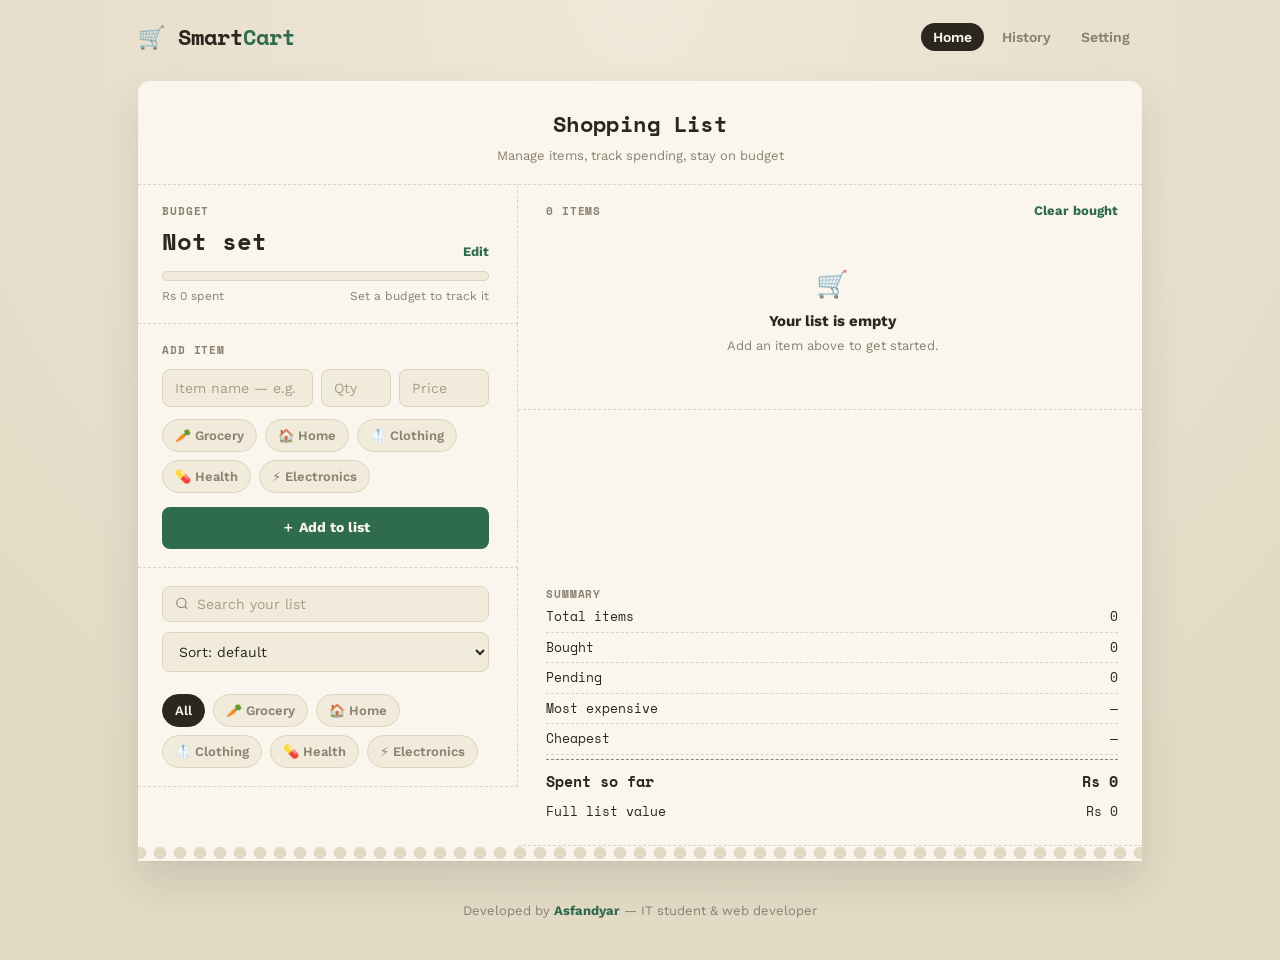
<file: index.html>
<!DOCTYPE html>
<html lang="en">
<head>
<meta charset="UTF-8">
<meta name="viewport" content="width=device-width, initial-scale=1.0">
<meta name="description" content="SmartCart is a shopping list app. Manage items, track spending and stay on budget.">

<meta property="og:title" content="SmartCart: Shopping List and Budget Tracker">
<meta property="og:type" content="website">
<meta property="og:description" content="Manage items, track spending and stay on budget with this simple shopping list app.">
<meta property="og:url" content="https://asfandyarinsights-web.github.io/smartcart/">
<meta property="og:image" content="https://asfandyarinsights-web.github.io/smartcart/og-image.png">
<meta property="og:image:width" content="1200">
<meta property="og:image:height" content="627">
<meta property="og:image:alt" content="SmartCart shopping list app cover">
<meta property="og:site_name" content="SmartCart">
<title>SmartCart</title>
<script>
  try {
    var s = JSON.parse(localStorage.getItem("smartcart:settings"));
    if (s && s.theme === "dark") document.documentElement.setAttribute("data-theme", "dark");
  } catch (e) {}
</script>
<link rel="preconnect" href="https://fonts.googleapis.com">
<link rel="preconnect" href="https://fonts.gstatic.com" crossorigin>
<link href="https://fonts.googleapis.com/css2?family=Space+Mono:wght@400;700&family=Work+Sans:wght@400;500;600;700&display=swap" rel="stylesheet">
<link rel="stylesheet" href="app.css">
</head>
<body>

<header class="topbar">
  <div class="wrap wrap-wide topbar-row">
    <h1 class="logo">🛒 Smart<span>Cart</span></h1>
    <nav>
      <ul>
        <li><a class="navlink is-active" href="#">Home</a></li>
        <li><a class="navlink" href="history.html">History</a></li>
        <li><a class="navlink" href="settings.html">Setting</a></li>
      </ul>
    </nav>
  </div>
</header>

<main class="wrap wrap-wide">

  <!-- RECEIPT CARD -->
  <section class="receipt">

    <div class="receipt-head">
      <p class="receipt-title">Shopping List</p>
      <p class="receipt-sub">Manage items, track spending, stay on budget</p>
    </div>

    <div class="tear"></div>

    <!-- BUDGET -->
    <div class="receipt-block budget-block">
      <div class="budget-row">
        <div>
          <p class="line-label">Budget</p>
          <p class="budget-figure" id="budgetFigure">Not set</p>
        </div>
        <button class="link-btn" id="editBudgetBtn" type="button">Edit</button>
      </div>

      <form id="budgetForm" class="budget-form hidden">
        <span class="input-prefix">Rs</span>
        <input type="number" id="budgetInput" min="0" step="1" placeholder="4000" inputmode="decimal">
        <button type="submit" class="btn btn-primary btn-sm">Save</button>
      </form>

      <div class="budget-track">
        <div class="budget-fill" id="budgetFill"></div>
      </div>
      <div class="budget-caption">
        <span id="spentLabel">Rs 0 spent</span>
        <span id="budgetNote">Set a budget to track it</span>
      </div>
    </div>

    <div class="tear"></div>

    <!-- ADD ITEM -->
    <div class="receipt-block additem-block">
      <p class="line-label">Add item</p>
      <form id="itemForm" class="item-form" novalidate>
        <div class="item-form-row">
          <input type="text" id="itemName" placeholder="Item name — e.g. Milk" maxlength="30" autocomplete="off">
          <input type="number" id="itemQty" placeholder="Qty" min="1" step="1" inputmode="numeric">
          <input type="number" id="itemPrice" placeholder="Price" min="0" step="0.01" inputmode="decimal">
        </div>

        <div class="chip-row" id="categoryChips">
          <button type="button" class="chip" data-cat="grocery">🥕 Grocery</button>
          <button type="button" class="chip" data-cat="home">🏠 Home</button>
          <button type="button" class="chip" data-cat="clothing">🥼 Clothing</button>
          <button type="button" class="chip" data-cat="health">💊 Health</button>
          <button type="button" class="chip" data-cat="electronics">⚡ Electronics</button>
        </div>

        <p class="form-error hidden" id="formError">Add a name, quantity, price, and pick a category.</p>
        <button type="submit" class="btn btn-primary btn-block">＋ Add to list</button>
      </form>
    </div>

    <div class="tear"></div>

    <!-- SEARCH / FILTER / SORT -->
    <div class="receipt-block controls-block">
      <div class="search-wrap">
        <svg width="15" height="15" viewBox="0 0 24 24" fill="none" stroke="currentColor" stroke-width="2"><circle cx="11" cy="11" r="8"/><path d="m21 21-4.3-4.3"/></svg>
        <input type="search" id="searchInput" placeholder="Search your list">
      </div>
      <select id="sortSelect" aria-label="Sort items">
        <option value="none">Sort: default</option>
        <option value="name">Name</option>
        <option value="price">Price</option>
        <option value="category">Category</option>
      </select>
      <div class="chip-row" id="filterChips">
        <button type="button" class="chip filter-chip is-active" data-filter="all">All</button>
        <button type="button" class="chip filter-chip" data-filter="grocery">🥕 Grocery</button>
        <button type="button" class="chip filter-chip" data-filter="home">🏠 Home</button>
        <button type="button" class="chip filter-chip" data-filter="clothing">🥼 Clothing</button>
        <button type="button" class="chip filter-chip" data-filter="health">💊 Health</button>
        <button type="button" class="chip filter-chip" data-filter="electronics">⚡ Electronics</button>
      </div>
    </div>

    <div class="tear"></div>

    <!-- ITEM LIST -->
    <div class="receipt-block list-block">
      <div class="list-head">
        <p class="line-label" id="listCount">0 items</p>
        <button class="link-btn" id="clearBoughtBtn" type="button">Clear bought</button>
      </div>

      <ul class="item-list" id="itemList" hidden></ul>

      <div class="empty-state" id="emptyState">
        <p class="empty-glyph">🛒</p>
        <p class="empty-title">Your list is empty</p>
        <p class="empty-sub">Add an item above to get started.</p>
      </div>

      <div class="empty-state hidden" id="noResults">
        <p class="empty-glyph">🔍</p>
        <p class="empty-title">No matches</p>
        <p class="empty-sub">Try a different search or filter.</p>
      </div>
    </div>

    <div class="tear"></div>

    <!-- SUMMARY -->
    <div class="receipt-block summary-block">
      <p class="line-label">Summary</p>
      <div class="summary-line"><span>Total items</span><span id="statTotal">0</span></div>
      <div class="summary-line"><span>Bought</span><span id="statBought">0</span></div>
      <div class="summary-line"><span>Pending</span><span id="statPending">0</span></div>
      <div class="summary-line"><span>Most expensive</span><span id="statMostExpensive">—</span></div>
      <div class="summary-line"><span>Cheapest</span><span id="statCheapest">—</span></div>
      <div class="summary-line summary-total"><span>Spent so far</span><span id="statSpent">Rs 0</span></div>
      <div class="summary-line"><span>Full list value</span><span id="statEstimate">Rs 0</span></div>
    </div>

    <div class="perforation" aria-hidden="true"></div>
  </section>

</main>

<footer class="site-footer">
  <p>Developed by <span class="brand-accent">Asfandyar</span> — IT student &amp; web developer</p>
</footer>

<!-- TOAST -->
<div class="toast hidden" id="toast" role="status" aria-live="polite">
  <span id="toastMsg"></span>
  <button id="toastUndo" class="toast-undo hidden" type="button">Undo</button>
</div>

<script src="app.js"></script>
</body>
</html>
</file>
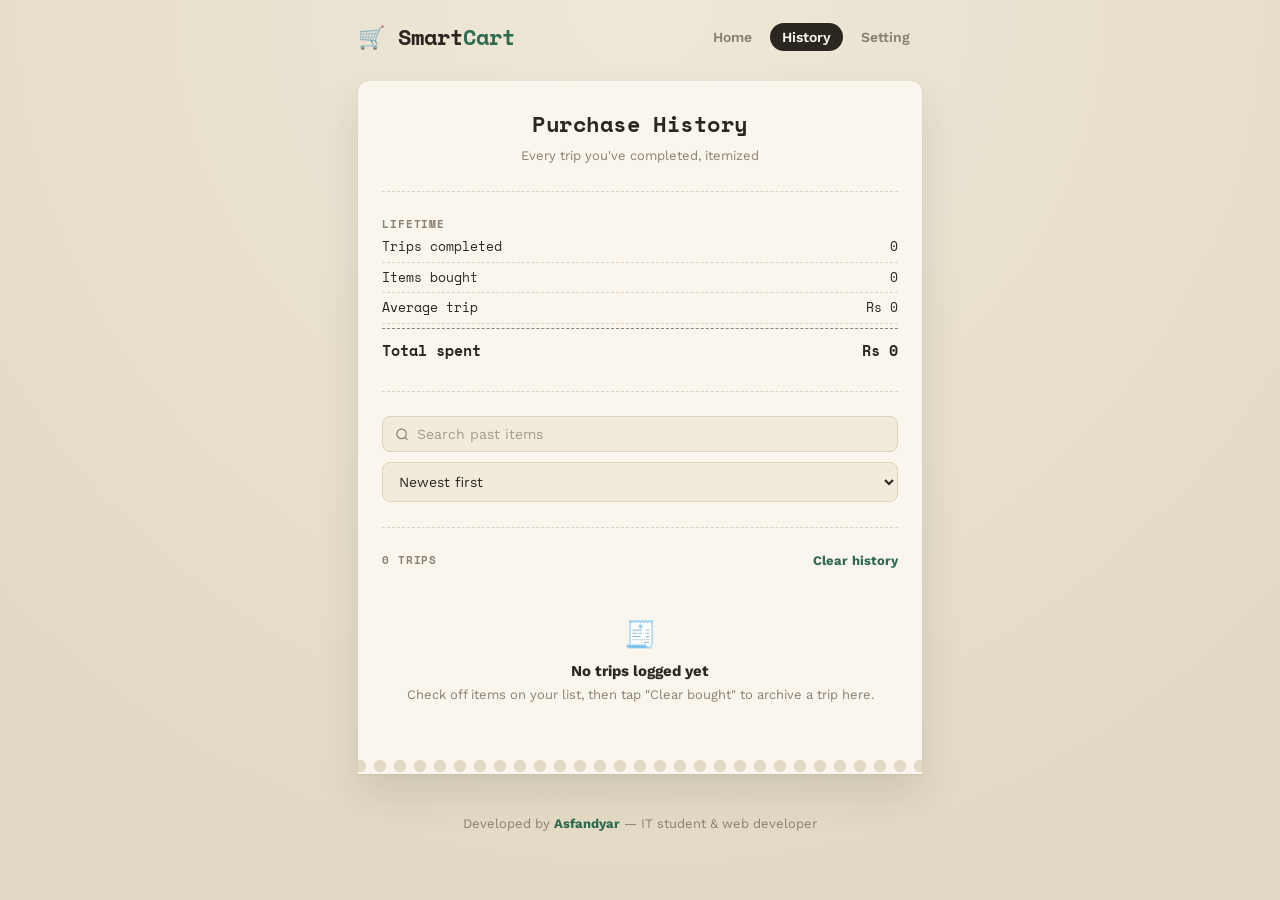
<file: history.html>
<!DOCTYPE html>
<html lang="en">
<head>
<meta charset="UTF-8">
<meta name="viewport" content="width=device-width, initial-scale=1.0">
<title>SmartCart — History</title>
<script>
  try {
    var s = JSON.parse(localStorage.getItem("smartcart:settings"));
    if (s && s.theme === "dark") document.documentElement.setAttribute("data-theme", "dark");
  } catch (e) {}
</script>
<link rel="preconnect" href="https://fonts.googleapis.com">
<link rel="preconnect" href="https://fonts.gstatic.com" crossorigin>
<link href="https://fonts.googleapis.com/css2?family=Space+Mono:wght@400;700&family=Work+Sans:wght@400;500;600;700&display=swap" rel="stylesheet">
<link rel="stylesheet" href="app.css">
</head>
<body>

<header class="topbar">
  <div class="wrap topbar-row">
    <h1 class="logo">🛒 Smart<span>Cart</span></h1>
    <nav>
      <ul>
        <li><a class="navlink" href="index.html">Home</a></li>
        <li><a class="navlink is-active" href="#">History</a></li>
        <li><a class="navlink" href="settings.html">Setting</a></li>
      </ul>
    </nav>
  </div>
</header>

<main class="wrap">

  <section class="receipt">

    <div class="receipt-head">
      <p class="receipt-title">Purchase History</p>
      <p class="receipt-sub">Every trip you've completed, itemized</p>
    </div>

    <div class="tear"></div>

    <!-- LIFETIME SUMMARY -->
    <div class="receipt-block summary-block">
      <p class="line-label">Lifetime</p>
      <div class="summary-line"><span>Trips completed</span><span id="statTrips">0</span></div>
      <div class="summary-line"><span>Items bought</span><span id="statItems">0</span></div>
      <div class="summary-line"><span>Average trip</span><span id="statAverage">Rs 0</span></div>
      <div class="summary-line summary-total"><span>Total spent</span><span id="statLifetime">Rs 0</span></div>
    </div>

    <div class="tear"></div>

    <!-- SEARCH / SORT -->
    <div class="receipt-block controls-block">
      <div class="search-wrap">
        <svg width="15" height="15" viewBox="0 0 24 24" fill="none" stroke="currentColor" stroke-width="2"><circle cx="11" cy="11" r="8"/><path d="m21 21-4.3-4.3"/></svg>
        <input type="search" id="searchInput" placeholder="Search past items">
      </div>
      <select id="sortSelect" aria-label="Sort trips">
        <option value="newest">Newest first</option>
        <option value="oldest">Oldest first</option>
        <option value="highest">Highest total</option>
        <option value="lowest">Lowest total</option>
      </select>
    </div>

    <div class="tear"></div>

    <!-- TRIP LIST -->
    <div class="receipt-block">
      <div class="list-head">
        <p class="line-label" id="tripCount">0 trips</p>
        <button class="link-btn" id="clearHistoryBtn" type="button">Clear history</button>
      </div>

      <div id="tripList"></div>

      <div class="empty-state" id="emptyState">
        <p class="empty-glyph">🧾</p>
        <p class="empty-title">No trips logged yet</p>
        <p class="empty-sub">Check off items on your list, then tap "Clear bought" to archive a trip here.</p>
      </div>

      <div class="empty-state hidden" id="noResults">
        <p class="empty-glyph">🔍</p>
        <p class="empty-title">No matches</p>
        <p class="empty-sub">Try a different search.</p>
      </div>
    </div>

    <div class="perforation" aria-hidden="true"></div>
  </section>

</main>

<footer class="site-footer">
  <p>Developed by <span class="brand-accent">Asfandyar</span> — IT student &amp; web developer</p>
</footer>

<div class="toast hidden" id="toast" role="status" aria-live="polite">
  <span id="toastMsg"></span>
  <button id="toastUndo" class="toast-undo hidden" type="button">Undo</button>
</div>

<script src="history.js"></script>
</body>
</html>
</file>
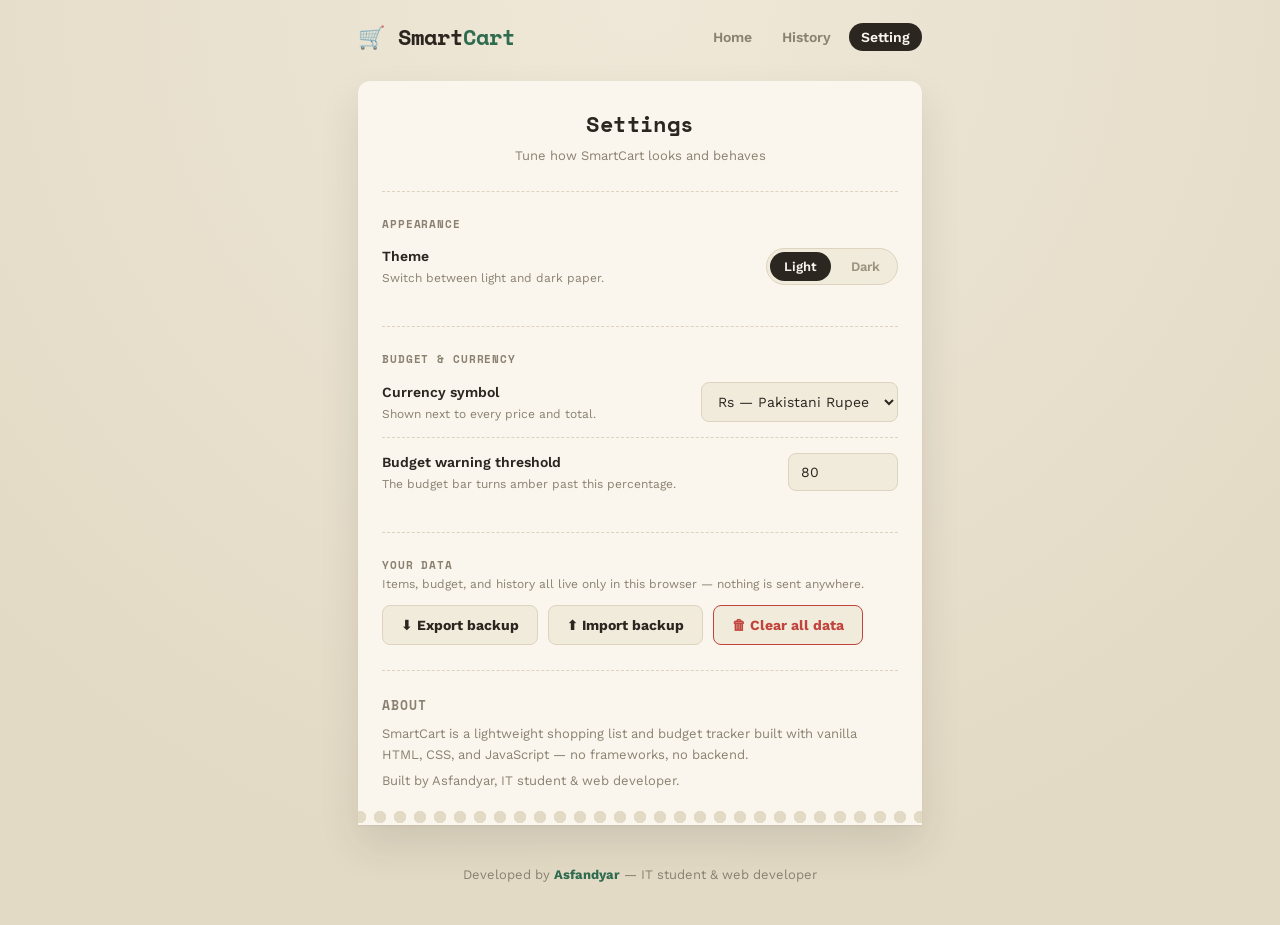
<file: settings.html>
<!DOCTYPE html>
<html lang="en">
<head>
<meta charset="UTF-8">
<meta name="viewport" content="width=device-width, initial-scale=1.0">
<title>SmartCart — Settings</title>
<script>
  // Applied before paint so the page doesn't flash the wrong theme.
  try {
    var s = JSON.parse(localStorage.getItem("smartcart:settings"));
    if (s && s.theme === "dark") document.documentElement.setAttribute("data-theme", "dark");
  } catch (e) {}
</script>
<link rel="preconnect" href="https://fonts.googleapis.com">
<link rel="preconnect" href="https://fonts.gstatic.com" crossorigin>
<link href="https://fonts.googleapis.com/css2?family=Space+Mono:wght@400;700&family=Work+Sans:wght@400;500;600;700&display=swap" rel="stylesheet">
<link rel="stylesheet" href="app.css">
</head>
<body>

<header class="topbar">
  <div class="wrap topbar-row">
    <h1 class="logo">🛒 Smart<span>Cart</span></h1>
    <nav>
      <ul>
        <li><a class="navlink" href="index.html">Home</a></li>
        <li><a class="navlink" href="history.html">History</a></li>
        <li><a class="navlink is-active" href="#">Setting</a></li>
      </ul>
    </nav>
  </div>
</header>

<main class="wrap">

  <section class="receipt">

    <div class="receipt-head">
      <p class="receipt-title">Settings</p>
      <p class="receipt-sub">Tune how SmartCart looks and behaves</p>
    </div>

    <div class="tear"></div>

    <!-- APPEARANCE -->
    <div class="receipt-block">
      <p class="line-label">Appearance</p>

      <div class="settings-row">
        <div class="settings-copy">
          <p class="settings-label">Theme</p>
          <p class="settings-hint">Switch between light and dark paper.</p>
        </div>
        <div class="theme-switch" id="themeSwitch">
          <button type="button" class="theme-option" data-theme="light">Light</button>
          <button type="button" class="theme-option" data-theme="dark">Dark</button>
        </div>
      </div>
    </div>

    <div class="tear"></div>

    <!-- BUDGET & CURRENCY -->
    <div class="receipt-block">
      <p class="line-label">Budget &amp; currency</p>

      <div class="settings-row">
        <div class="settings-copy">
          <p class="settings-label">Currency symbol</p>
          <p class="settings-hint">Shown next to every price and total.</p>
        </div>
        <select id="currencySelect">
          <option value="Rs">Rs — Pakistani Rupee</option>
          <option value="$">$ — US Dollar</option>
          <option value="€">€ — Euro</option>
          <option value="£">£ — British Pound</option>
          <option value="₹">₹ — Indian Rupee</option>
        </select>
      </div>

      <div class="settings-row">
        <div class="settings-copy">
          <p class="settings-label">Budget warning threshold</p>
          <p class="settings-hint">The budget bar turns amber past this percentage.</p>
        </div>
        <input type="number" id="warnInput" min="10" max="99" step="5">
      </div>
    </div>

    <div class="tear"></div>

    <!-- DATA -->
    <div class="receipt-block">
      <p class="line-label">Your data</p>
      <p class="settings-hint" style="margin-bottom:12px;">
        Items, budget, and history all live only in this browser — nothing is sent anywhere.
      </p>

      <div class="data-actions">
        <button type="button" class="btn btn-outline" id="exportBtn">⬇ Export backup</button>
        <button type="button" class="btn btn-outline" id="importBtn">⬆ Import backup</button>
        <input type="file" id="importFile" accept="application/json" hidden>
        <button type="button" class="btn btn-danger-outline" id="clearDataBtn">🗑 Clear all data</button>
      </div>

      <div class="confirm-strip hidden" id="clearConfirm">
        <p>This deletes your list, budget, and history for good. Are you sure?</p>
        <div class="actions">
          <button type="button" class="btn btn-outline btn-sm" id="clearCancel">Cancel</button>
          <button type="button" class="btn btn-danger btn-sm" id="clearConfirmBtn">Yes, clear everything</button>
        </div>
      </div>
    </div>

    <div class="tear"></div>

    <!-- ABOUT -->
    <div class="receipt-block about-block">
      <p class="line-label">About</p>
      <p style="margin-top:8px;">SmartCart is a lightweight shopping list and budget tracker built with vanilla HTML, CSS, and JavaScript — no frameworks, no backend.</p>
      <p style="margin-top:6px;">Built by Asfandyar, IT student &amp; web developer.</p>
    </div>

    <div class="perforation" aria-hidden="true"></div>
  </section>

</main>

<footer class="site-footer">
  <p>Developed by <span class="brand-accent">Asfandyar</span> — IT student &amp; web developer</p>
</footer>

<div class="toast hidden" id="toast" role="status" aria-live="polite">
  <span id="toastMsg"></span>
  <button id="toastUndo" class="toast-undo hidden" type="button">Undo</button>
</div>

<script src="settings.js"></script>
</body>
</html>
</file>
<file: app.css>
/*
  ---------- DESIGN TOKENS ----------
  Subject: a shopping list is fundamentally an itemized receipt —
  so the UI is built as a paper receipt: cream stock, perforated
  tear lines between sections, monospace numerals for money.

  Type: Space Mono (prices, totals, logo — receipt-printer feel)
        Work Sans (labels, body, inputs)
  Color:
    --paper        #FAF6ED   cream stock
    --paper-2      #F1EBDC   inset paper (inputs, track backgrounds)
    --ink          #2B2620   receipt ink
    --ink-muted    #8A8171
    --line         #DDD3BE   perforation / rule color
    --green        #2F6B4F   primary action / bought state
    --amber        #D98324   warning / edit
    --red          #C1443C   over-budget / remove
*/

:root{
  --paper:#FAF6ED;
  --paper-2:#F1EBDC;
  --ink:#2B2620;
  --ink-muted:#8A8171;
  --line:#DDD3BE;
  --green:#2F6B4F;
  --green-tint:#E4EFE9;
  --amber:#D98324;
  --amber-tint:#FBEBD8;
  --red:#C1443C;
  --red-tint:#F7E3E1;
  --radius:12px;
  --mono:'Space Mono', ui-monospace, monospace;
  --sans:'Work Sans', system-ui, sans-serif;
}

[data-theme="dark"]{
  --paper:#1C1914;
  --paper-2:#26221B;
  --ink:#F0E9DA;
  --ink-muted:#9C9280;
  --line:#3A342A;
  --green-tint:#1E332A;
  --amber-tint:#3A2E1A;
  --red-tint:#3A211E;
}

[data-theme="dark"] body{ background:#0E0D0B; background-image: radial-gradient(circle at 50% 0%, #17150F, #0E0D0B 80%); }

*{ margin:0; padding:0; box-sizing:border-box; }

body{
  background: #E9E2D0;
  background-image: radial-gradient(circle at 50% 0%, #EFE8D8, #E3DAC5 80%);
  color: var(--ink);
  font-family: var(--sans);
  line-height:1.5;
  min-height:100vh;
}

.wrap{ max-width:600px; margin:0 auto; padding:0 18px; }
.hidden{ display:none !important; }
button{ font-family:inherit; }

/* ---------- TOPBAR ---------- */
.topbar{ padding:20px 0 8px; }
.topbar-row{ display:flex; align-items:center; justify-content:space-between; flex-wrap:wrap; gap:10px; }
.logo{ font-family: var(--mono); font-size:22px; font-weight:700; }
.logo span{ color: var(--green); }
nav ul{ display:flex; gap:6px; list-style:none; }
.navlink{
  text-decoration:none; color: var(--ink-muted); font-weight:600; font-size:14px;
  padding:6px 12px; border-radius:999px;
}
.navlink.is-active{ background: var(--ink); color: var(--paper); }
.navlink:hover:not(.is-active){ background: rgba(0,0,0,0.06); }

/* ---------- RECEIPT ---------- */
.receipt{
  background: var(--paper);
  margin:20px 0 40px;
  border-radius: var(--radius) var(--radius) 0 0;
  box-shadow: 0 1px 2px rgba(43,38,32,0.06), 0 20px 40px rgba(43,38,32,0.12);
  position:relative;
}

.receipt-head{ padding:26px 24px 18px; text-align:center; }
.receipt-title{ font-family: var(--mono); font-weight:700; font-size:22px; letter-spacing:0.02em; }
.receipt-sub{ font-size:13px; color: var(--ink-muted); margin-top:6px; }

.tear{
  height:14px;
  background-image: radial-gradient(circle at center, transparent 5px, var(--paper) 5.5px);
  background-size: 16px 16px;
  background-position: -4px center;
  background-repeat: repeat-x;
  position:relative;
}
.tear::before{
  content:""; position:absolute; left:24px; right:24px; top:50%;
  border-top:1px dashed var(--line);
}

.receipt-block{ padding:18px 24px; }
.line-label{
  font-family: var(--mono); font-size:11px; text-transform:uppercase; letter-spacing:0.08em;
  color: var(--ink-muted); font-weight:700;
}

/* ---------- BUDGET ---------- */
.budget-row{ display:flex; align-items:flex-end; justify-content:space-between; }
.budget-figure{ font-family: var(--mono); font-weight:700; font-size:24px; margin-top:4px; }
.link-btn{
  background:none; border:none; color: var(--green); font-weight:700; font-size:13px; cursor:pointer;
}
.link-btn:hover{ text-decoration:underline; }

.budget-form{ display:flex; align-items:center; gap:8px; margin-top:10px; }
.input-prefix{ font-family: var(--mono); color: var(--ink-muted); font-size:14px; }
.budget-form input{ flex:1; }

.budget-track{
  margin-top:12px; height:10px; border-radius:999px; background: var(--paper-2);
  border:1px solid var(--line); overflow:hidden;
}
.budget-fill{
  height:100%; width:0%; background: var(--green); border-radius:999px;
  transition: width 0.35s ease, background 0.25s ease;
}
.budget-fill.is-warn{ background: var(--amber); }
.budget-fill.is-over{ background: var(--red); }
.budget-caption{
  display:flex; justify-content:space-between; font-size:12px; color: var(--ink-muted); margin-top:6px;
}
.budget-caption.is-over span:last-child{ color: var(--red); font-weight:700; }

/* ---------- FORM ELEMENTS ---------- */
input[type="text"], input[type="number"], input[type="search"], select{
  background: var(--paper-2);
  border:1px solid var(--line);
  color: var(--ink);
  font-family: var(--sans);
  font-size:14px;
  padding:10px 12px;
  border-radius:8px;
  width:100%;
}
input::placeholder{ color:#A69C89; }
input:focus, select:focus, button:focus-visible{
  outline:2px solid var(--green); outline-offset:1px; border-color: var(--green);
}

.item-form-row{ display:grid; grid-template-columns:1fr 70px 90px; gap:8px; margin-top:10px; }
.chip-row{ display:flex; flex-wrap:wrap; gap:8px; margin-top:12px; }
.chip{
  border:1px solid var(--line); background: var(--paper-2); color: var(--ink-muted);
  font-size:13px; font-weight:600; padding:8px 12px; border-radius:999px; cursor:pointer;
}
.chip.is-active{ background: var(--green-tint); border-color: var(--green); color: var(--green); }
.filter-chip.is-active{ background: var(--ink); border-color: var(--ink); color: var(--paper); }

.form-error{ color: var(--red); font-size:12px; margin-top:10px; }

.btn{
  font-weight:700; font-size:14px; border-radius:8px; border:1px solid transparent;
  padding:11px 18px; cursor:pointer;
}
.btn-primary{ background: var(--green); color: var(--paper); margin-top:14px; }
.btn-primary:hover{ opacity:0.92; }
.btn-sm{ padding:9px 14px; font-size:13px; margin-top:0; white-space:nowrap; }
.btn-block{ width:100%; }

/* ---------- CONTROLS ---------- */
.controls-block{ display:flex; flex-direction:column; gap:10px; }
.search-wrap{
  display:flex; align-items:center; gap:8px; background: var(--paper-2);
  border:1px solid var(--line); border-radius:8px; padding:9px 12px; color: var(--ink-muted);
}
.search-wrap input{ border:none; background:none; padding:0; outline:none; width:100%; }
.search-wrap input:focus{ outline:none; }

/* ---------- ITEM LIST ---------- */
.list-head{ display:flex; align-items:center; justify-content:space-between; margin-bottom:10px; }
.item-list{ list-style:none; display:flex; flex-direction:column; gap:8px; }
.item-row{
  display:flex; align-items:center; gap:10px;
  background: var(--paper-2); border:1px solid var(--line); border-radius:8px;
  padding:10px 12px; animation: rowIn 0.2s ease;
}
@keyframes rowIn{ from{opacity:0; transform:translateY(-3px);} to{opacity:1; transform:translateY(0);} }

.item-check{
  width:20px; height:20px; border-radius:5px; border:2px solid var(--line);
  background: var(--paper); flex-shrink:0; cursor:pointer; display:flex; align-items:center; justify-content:center;
  color: var(--paper); font-size:12px;
}
.item-row.is-bought .item-check{ background: var(--green); border-color: var(--green); }

.item-main{ flex:1; min-width:0; }
.item-name{ font-weight:600; font-size:14px; }
.item-row.is-bought .item-name{ text-decoration: line-through; color: var(--ink-muted); }
.item-meta{ font-size:12px; color: var(--ink-muted); margin-top:1px; }

.item-subtotal{ font-family: var(--mono); font-weight:700; font-size:14px; flex-shrink:0; }

.item-delete{
  background:none; border:none; color: var(--ink-muted); cursor:pointer; font-size:15px;
  padding:4px 6px; border-radius:4px; flex-shrink:0;
}
.item-delete:hover{ color: var(--red); background: rgba(193,68,60,0.1); }

.empty-state{ text-align:center; padding:36px 14px; color: var(--ink-muted); }
.empty-glyph{ font-size:26px; margin-bottom:6px; }
.empty-title{ font-weight:700; color: var(--ink); font-size:15px; }
.empty-sub{ font-size:13px; margin-top:3px; }

/* ---------- SUMMARY ---------- */
.summary-block{ font-family: var(--mono); font-size:13px; }
.summary-line{
  display:flex; justify-content:space-between; padding:5px 0;
  border-bottom:1px dashed var(--line);
}
.summary-line:last-child{ border-bottom:none; }
.summary-total{ font-weight:700; font-size:15px; margin-top:4px; padding-top:10px; border-top:1px dashed var(--ink-muted); border-bottom:none; }

/* ---------- HISTORY: TRIP CARDS ---------- */
.trip{
  background: var(--paper-2); border:1px solid var(--line); border-radius:8px;
  margin-bottom:8px; overflow:hidden;
}
.trip[open]{ box-shadow: inset 0 0 0 1px var(--green); }
.trip summary{
  list-style:none; cursor:pointer; padding:12px 14px;
  display:flex; align-items:center; gap:10px;
}
.trip summary::-webkit-details-marker{ display:none; }
.trip summary::before{
  content:"▸"; color: var(--ink-muted); font-size:12px; flex-shrink:0;
  transition: transform 0.15s ease;
}
.trip[open] summary::before{ transform: rotate(90deg); }
.trip-date{ font-weight:600; font-size:14px; }
.trip-meta{ font-size:12px; color: var(--ink-muted); flex:1; }
.trip-total{ font-family: var(--mono); font-weight:700; font-size:14px; }

.trip-items{
  list-style:none; padding:0 14px 12px 34px; display:flex; flex-direction:column; gap:6px;
}
.trip-items li{
  display:flex; justify-content:space-between; gap:10px; font-size:13px;
  border-top:1px dashed var(--line); padding-top:6px;
}
.trip-items li:first-child{ border-top:none; padding-top:0; }
.trip-item-meta{ color: var(--ink-muted); font-size:12px; }
.trip-item-sub{ font-family: var(--mono); font-weight:700; flex-shrink:0; }

/* ---------- PERFORATED BOTTOM EDGE ---------- */
.perforation{
  height:16px;
  background:
    radial-gradient(circle at center, #E3DAC5 6px, transparent 6.5px) center / 20px 100% repeat-x;
  margin-top:-1px;
}

/* ---------- HISTORY: TRIP CARDS ---------- */
#tripList{ display:flex; flex-direction:column; gap:8px; }
.trip{
  background: var(--paper-2); border:1px solid var(--line); border-radius:8px;
  overflow:hidden; animation: rowIn 0.2s ease;
}
.trip summary{
  display:flex; align-items:center; gap:12px;
  cursor:pointer; padding:12px 14px; list-style:none;
}
.trip summary::-webkit-details-marker{ display:none; }
.trip summary::after{
  content:"⌄"; margin-left:auto; color: var(--ink-muted); flex-shrink:0;
  transition: transform 0.2s ease;
}
.trip[open] summary::after{ transform: rotate(180deg); }
.trip-date{ font-weight:600; font-size:14px; flex:1; min-width:0; }
.trip-meta{ font-size:12px; color: var(--ink-muted); flex-shrink:0; }
.trip-total{ font-family: var(--mono); font-weight:700; font-size:14px; flex-shrink:0; }

.trip-items{
  list-style:none; padding:0 14px 12px; display:flex; flex-direction:column; gap:6px;
}
.trip-items li{
  display:flex; justify-content:space-between; align-items:flex-start; gap:10px; font-size:13px;
  padding-top:8px; border-top:1px dashed var(--line);
}
.trip-item-meta{ font-size:12px; color: var(--ink-muted); }
.trip-item-sub{ font-family: var(--mono); flex-shrink:0; white-space:nowrap; }

/* ---------- SETTINGS PAGE ---------- */
.settings-row{
  display:flex; align-items:center; justify-content:space-between; gap:16px;
  padding:14px 0; border-bottom:1px dashed var(--line);
}
.settings-row:last-child{ border-bottom:none; }
.settings-copy{ min-width:0; }
.settings-label{ font-weight:600; font-size:14px; }
.settings-hint{ font-size:12px; color: var(--ink-muted); margin-top:2px; }
.settings-row select, .settings-row input[type="number"]{ width:auto; min-width:110px; }

.theme-switch{ display:flex; gap:6px; background: var(--paper-2); border:1px solid var(--line); border-radius:999px; padding:3px; flex-shrink:0; }
.theme-option{
  border:none; background:none; padding:7px 14px; border-radius:999px; font-size:13px; font-weight:600;
  color: var(--ink-muted); cursor:pointer;
}
.theme-option.is-active{ background: var(--ink); color: var(--paper); }

.data-actions{ display:flex; flex-wrap:wrap; gap:10px; margin-top:6px; }
.btn-outline{ background: var(--paper-2); border:1px solid var(--line); color: var(--ink); }
.btn-outline:hover{ border-color: var(--green); color: var(--green); }
.btn-danger-outline{ background: var(--paper-2); border:1px solid var(--red); color: var(--red); }
.btn-danger-outline:hover{ background: var(--red-tint); }
.btn-danger{ background: var(--red); color:#fff; }
.btn-danger:hover{ opacity:0.9; }

.confirm-strip{
  display:flex; align-items:center; justify-content:space-between; gap:12px;
  background: var(--red-tint); border:1px solid var(--red); border-radius:8px;
  padding:12px 14px; margin-top:12px;
}
.confirm-strip p{ font-size:13px; color: var(--ink); }
.confirm-strip .actions{ display:flex; gap:8px; flex-shrink:0; }

.about-block p{ font-size:13px; color: var(--ink-muted); line-height:1.6; }
.about-block a{ color: var(--green); }

/* ---------- FOOTER ---------- */
.site-footer{
  text-align:center; padding:0 0 40px; color: var(--ink-muted); font-size:13px;
}
.brand-accent{ color: var(--green); font-weight:700; }

/* ---------- TOAST ---------- */
.toast{
  position:fixed; bottom:22px; left:50%; transform:translateX(-50%);
  background: var(--ink); color: var(--paper);
  padding:12px 18px; border-radius:999px; font-size:13px; font-weight:600;
  display:flex; align-items:center; gap:14px;
  box-shadow: 0 10px 24px rgba(0,0,0,0.25); z-index:40; max-width:90vw;
}
.toast-undo{ background:none; border:none; color:#E7C27A; font-weight:700; cursor:pointer; flex-shrink:0; }

/* ---------- RESPONSIVE ---------- */
@media (max-width:520px){
  .item-form-row{ grid-template-columns:1fr; }
  .receipt-block{ padding:16px 18px; }
}

@media (prefers-reduced-motion: reduce){
  *{ animation-duration:0.001ms !important; transition-duration:0.001ms !important; }
}

/* ---------- DESKTOP LAYOUT (index page only, via .wrap-wide) ----------
   Below 900px: identical single-column receipt, untouched.
   Above 900px: same blocks rearranged into a 2-column grid —
   left column = actions (budget, add item, controls),
   right column = content (item list, summary) — using grid-area
   placement so the HTML order (and mobile layout) doesn't change. */
@media (min-width: 900px){
  .wrap-wide{ max-width:1040px; }

  .wrap-wide .receipt{
    display:grid;
    grid-template-columns: minmax(300px, 380px) 1fr;
    grid-template-areas:
      "head     head"
      "budget   list"
      "additem  list"
      "controls list"
      "controls summary";
    align-items:start;
  }

  .wrap-wide .receipt > .tear{ display:none; }

  .wrap-wide .receipt-head{ grid-area:head; border-bottom:1px dashed var(--line); }
  .wrap-wide .budget-block{ grid-area:budget; }
  .wrap-wide .additem-block{ grid-area:additem; }
  .wrap-wide .controls-block{ grid-area:controls; }
  .wrap-wide .list-block{ grid-area:list; }
  .wrap-wide .summary-block{ grid-area:summary; }

  /* left column: dashed divider standing in for the removed tear lines */
  .wrap-wide .budget-block,
  .wrap-wide .additem-block,
  .wrap-wide .controls-block{
    border-right:1px dashed var(--line);
    border-bottom:1px dashed var(--line);
    padding-right:28px;
  }
  .wrap-wide .list-block,
  .wrap-wide .summary-block{
    padding-left:28px;
    border-bottom:1px dashed var(--line);
  }

  .wrap-wide .perforation{ grid-column:1 / -1; }
}
</file>
